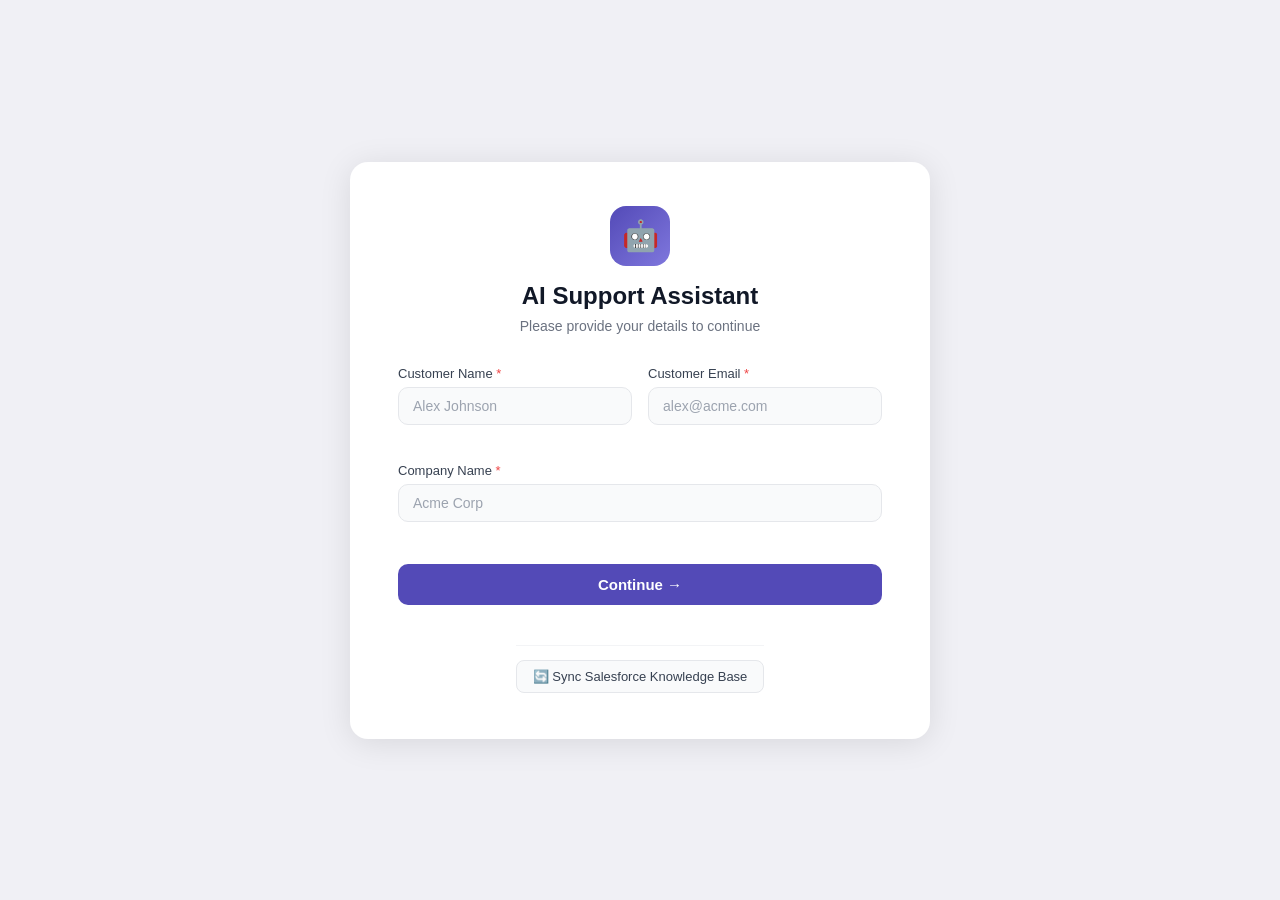
<file: index.html>
<!DOCTYPE html>
<html lang="en">
<head>
  <meta charset="UTF-8" />
  <meta name="viewport" content="width=device-width, initial-scale=1.0"/>
  <title>AI Support Assistant</title>
  <link rel="stylesheet" href="/style.css" />
</head>
<body class="ob-body">

  <div class="ob-page">
    <div class="ob-card">
      <div class="ob-logo">🤖</div>
      <h1 class="ob-title">AI Support Assistant</h1>
      <p class="ob-sub">Please provide your details to continue</p>

      <form id="onboardForm" novalidate>
        <div class="form-row">
          <div class="form-group">
            <label for="name">Customer Name <span class="req">*</span></label>
            <input type="text" id="name" placeholder="Alex Johnson" autocomplete="off" />
            <span class="err-msg" id="nameErr"></span>
          </div>
          <div class="form-group">
            <label for="email">Customer Email <span class="req">*</span></label>
            <input type="email" id="email" placeholder="alex@acme.com" autocomplete="off" />
            <span class="err-msg" id="emailErr"></span>
          </div>
        </div>

        <div class="form-group full">
          <label for="company">Company Name <span class="req">*</span></label>
          <input type="text" id="company" placeholder="Acme Corp" autocomplete="off" />
          <span class="err-msg" id="companyErr"></span>
        </div>

        <button type="submit" class="btn-continue" id="submitBtn">Continue →</button>
        <div class="err-msg" id="formErr" style="text-align:center;margin-top:8px;"></div>
      </form>

      <div style="margin-top:16px;border-top:1px solid #f3f4f6;padding-top:14px;text-align:center;">
        <button type="button" class="btn-sync" id="syncBtn">🔄 Sync Salesforce Knowledge Base</button>
        <div id="syncMsg" style="font-size:12px;margin-top:6px;color:#6b7280;"></div>
      </div>
    </div>
  </div>

  <style>
    .btn-sync {
      background: #f9fafb; border: 1px solid #e5e7eb; border-radius: 8px;
      color: #374151; font-size: 13px; font-weight: 500; padding: 8px 16px;
      cursor: pointer; transition: background .15s;
    }
    .btn-sync:hover { background: #f3f4f6; }
    .btn-sync:disabled { opacity: .6; cursor: not-allowed; }
  </style>

  <script>
    const form    = document.getElementById('onboardForm');
    const syncBtn = document.getElementById('syncBtn');
    const syncMsg = document.getElementById('syncMsg');

    form.addEventListener('submit', async function(e) {
      e.preventDefault();
      const name    = document.getElementById('name').value.trim();
      const email   = document.getElementById('email').value.trim();
      const company = document.getElementById('company').value.trim();
      let valid = true;

      document.getElementById('nameErr').textContent    = '';
      document.getElementById('emailErr').textContent   = '';
      document.getElementById('companyErr').textContent = '';
      document.getElementById('formErr').textContent    = '';

      if (!name) { document.getElementById('nameErr').textContent = 'Please enter your name.'; valid = false; }
      if (!email || !email.includes('@')) { document.getElementById('emailErr').textContent = 'Please enter a valid corporate email.'; valid = false; }
      if (!company) { document.getElementById('companyErr').textContent = 'Please enter your company name.'; valid = false; }
      if (!valid) return;

      const btn = document.getElementById('submitBtn');
      btn.disabled = true; btn.textContent = 'Starting…';

      try {
        const res = await fetch('/api/session', {
          method: 'POST',
          headers: { 'Content-Type': 'application/json' },
          body: JSON.stringify({ name, email, company }),
        });
        const data = await res.json();
        if (data.error) throw new Error(data.error);
        // Pass welcome message via sessionStorage so chat.js can display it
        sessionStorage.setItem('userName',    name);
        sessionStorage.setItem('userEmail',   email);
        sessionStorage.setItem('companyName', company);
        sessionStorage.setItem('welcomeMsg',  data.welcome || '');
        window.location.href = '/chat';
      } catch (err) {
        document.getElementById('formErr').textContent = 'Error: ' + err.message;
        btn.disabled = false; btn.textContent = 'Continue →';
      }
    });

    syncBtn.addEventListener('click', async () => {
      syncBtn.disabled = true; syncBtn.textContent = '⏳ Syncing…';
      syncMsg.textContent = '';
      try {
        const res  = await fetch('/api/sync', { method: 'POST' });
        const data = await res.json();
        syncMsg.textContent = (data.ok ? '✅ ' : '❌ ') + data.message;
        syncMsg.style.color = data.ok ? '#16a34a' : '#dc2626';
      } catch (err) {
        syncMsg.textContent = '❌ ' + err.message;
        syncMsg.style.color = '#dc2626';
      } finally {
        syncBtn.disabled = false; syncBtn.textContent = '🔄 Sync Salesforce Knowledge Base';
      }
    });
  </script>
</body>
</html>
</file>
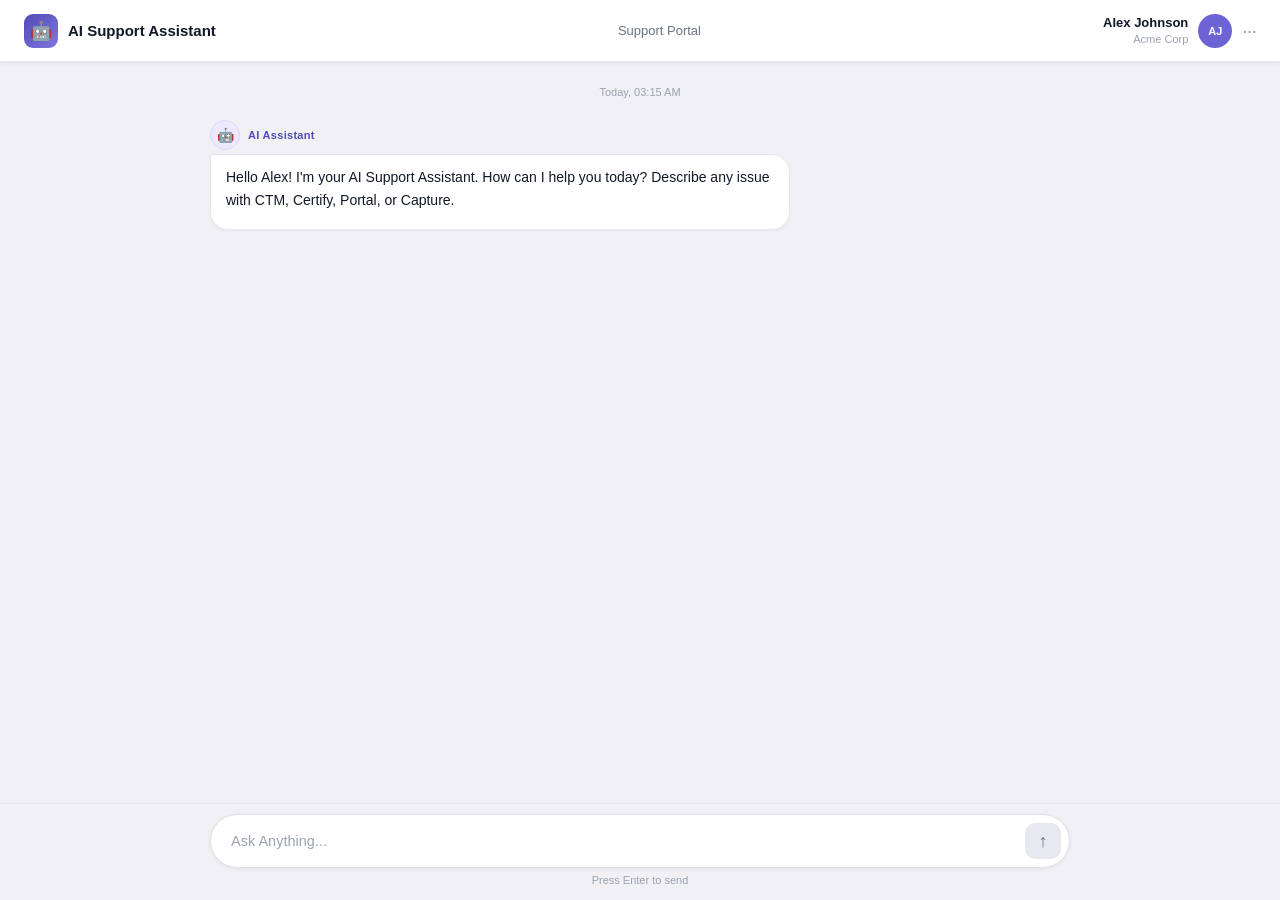
<file: abc.html>
<!DOCTYPE html>
<html lang="en">
<head>
  <meta charset="UTF-8"/>
  <meta name="viewport" content="width=device-width, initial-scale=1.0"/>
  <title>AI Support Assistant – Chat</title>
  <link rel="stylesheet" href="/style.css"/>
  <style>
    /* ═══════════════════════════════════════════
       OVERLAY BACKDROP
    ═══════════════════════════════════════════ */
    .overlay {
      position: fixed; inset: 0;
      background: rgba(0,0,0,.5);
      z-index: 99999;
      display: flex; align-items: center; justify-content: center;
      padding: 16px;
    }
    @keyframes popIn {
      from { transform: scale(.94); opacity: 0; }
      to   { transform: scale(1);   opacity: 1; }
    }

    /* ═══════════════════════════════════════════
       SMALL POPUP (resolved / resolution check)
    ═══════════════════════════════════════════ */
    .small-popup {
      background: #fff;
      border-radius: 18px;
      width: 100%; max-width: 420px;
      padding: 40px 36px 32px;
      text-align: center;
      box-shadow: 0 24px 80px rgba(0,0,0,.25);
      animation: popIn .22s ease;
    }
    .small-popup-icon  { font-size: 52px; margin-bottom: 14px; }
    .small-popup-title { font-size: 19px; font-weight: 800; color: #111827; margin-bottom: 10px; }
    .small-popup-body  { font-size: 13.5px; color: #6b7280; line-height: 1.65; margin-bottom: 26px; }
    .small-popup-btns  { display: flex; flex-direction: column; gap: 10px; }

    /* ═══════════════════════════════════════════
       ESCALATION PAGE POPUP  (matches screenshot)
    ═══════════════════════════════════════════ */
    .esc-popup {
      background: #f0f0f5;
      border-radius: 18px;
      width: 100%; max-width: 800px;
      max-height: 92vh;
      overflow-y: auto;
      box-shadow: 0 24px 80px rgba(0,0,0,.28);
      animation: popIn .22s ease;
    }
    .esc-popup::-webkit-scrollbar { width: 4px; }
    .esc-popup::-webkit-scrollbar-thumb { background: #d1d5db; border-radius: 4px; }

    /* header white card */
    .esc-top-card {
      background: #fff;
      border-radius: 14px;
      margin: 20px 20px 0;
      padding: 30px 28px 26px;
      text-align: center;
      box-shadow: 0 2px 8px rgba(0,0,0,.06);
    }
    .esc-top-icon  { font-size: 30px; margin-bottom: 10px; color: #e53935; }
    .esc-top-title { font-size: 20px; font-weight: 800; color: #111827; margin-bottom: 8px; }
    .esc-top-sub   { font-size: 13px; color: #6b7280; line-height: 1.65; }

    /* back button row */
    .esc-back-row { padding: 14px 20px 8px; }
    .esc-back-btn {
      background: #fff; border: 1px solid #e5e7eb; border-radius: 8px;
      padding: 7px 18px; font-size: 13px; color: #374151;
      cursor: pointer; font-weight: 500; transition: background .15s;
    }
    .esc-back-btn:hover { background: #f3f4f6; }

    /* form card */
    .esc-form-card {
      background: #fff;
      border: 1px solid #e5e7eb;
      border-radius: 14px;
      margin: 0 20px 20px;
      padding: 26px 28px 20px;
      box-shadow: 0 1px 4px rgba(0,0,0,.04);
    }
    .esc-grid {
      display: grid; grid-template-columns: 1fr 1fr;
      gap: 18px; margin-bottom: 18px;
    }
    .esc-field { display: flex; flex-direction: column; gap: 6px; }
    .esc-field label { font-size: 13px; font-weight: 500; color: #374151; }
    .esc-field .opt  { font-size: 12px; font-weight: 400; color: #9ca3af; }
    .esc-field input,
    .esc-field textarea,
    .esc-field select {
      padding: 10px 14px;
      border: 1.5px solid #e5e7eb;
      border-radius: 10px;
      font-size: 13.5px; color: #111827;
      background: #f9fafb;
      outline: none; font-family: inherit;
      transition: border-color .2s, box-shadow .2s;
      width: 100%;
    }
    .esc-field input:focus,
    .esc-field textarea:focus,
    .esc-field select:focus {
      border-color: #534AB7;
      box-shadow: 0 0 0 3px rgba(83,74,183,.12);
      background: #fff;
    }
    .esc-field textarea { resize: vertical; min-height: 96px; }
    .esc-full { margin-bottom: 18px; }

    /* raise ticket button */
    .esc-raise-btn {
      width: 100%; padding: 14px;
      background: #e53935; color: #fff;
      border: none; border-radius: 10px;
      font-size: 15px; font-weight: 700;
      cursor: pointer; margin-top: 6px;
      transition: background .15s; letter-spacing: .2px;
    }
    .esc-raise-btn:hover:not(:disabled) { background: #c62828; }
    .esc-raise-btn:disabled { opacity: .65; cursor: not-allowed; }

    /* ═══════════════════════════════════════════
       TICKET RESULT POPUP
    ═══════════════════════════════════════════ */
    .ticket-popup {
      background: #fff;
      border-radius: 18px;
      width: 100%; max-width: 480px;
      padding: 34px 36px 28px;
      box-shadow: 0 24px 80px rgba(0,0,0,.28);
      animation: popIn .22s ease;
    }
    .ticket-sf-label {
      font-size: 10px; font-weight: 700; color: #534AB7;
      letter-spacing: .6px; text-transform: uppercase; margin-bottom: 4px;
    }
    .ticket-case-num { font-size: 28px; font-weight: 900; color: #111827; margin-bottom: 16px; }
    .ticket-row {
      display: flex; justify-content: space-between; align-items: center;
      padding: 9px 0; border-bottom: 1px solid #f3f4f6; font-size: 13px;
    }
    .ticket-row:last-of-type { border-bottom: none; }
    .ticket-lbl { color: #6b7280; }
    .ticket-val { color: #111827; font-weight: 600; word-break: break-all; text-align:right; max-width:60%; }

    /* shared buttons */
    .btn-purple {
      padding: 11px 22px; background: #534AB7; color: #fff;
      border: none; border-radius: 10px; font-size: 14px; font-weight: 600;
      cursor: pointer; transition: background .15s; flex: 1;
    }
    .btn-purple:hover { background: #4338ca; }
    .btn-gray {
      padding: 11px 22px; background: #f3f4f6; color: #374151;
      border: 1px solid #e5e7eb; border-radius: 10px; font-size: 14px; font-weight: 600;
      cursor: pointer; transition: background .15s; flex: 1;
    }
    .btn-gray:hover { background: #e5e7eb; }
    .btn-red {
      padding: 11px 22px; background: #e53935; color: #fff;
      border: none; border-radius: 10px; font-size: 14px; font-weight: 600;
      cursor: pointer; transition: background .15s; width: 100%;
    }
    .btn-red:hover { background: #c62828; }

    @media (max-width:580px) {
      .esc-grid { grid-template-columns: 1fr; }
      .esc-form-card { padding: 18px 16px; }
      .esc-top-card  { padding: 22px 16px; margin: 14px 14px 0; }
      .esc-form-card { margin: 0 14px 14px; }
    }
  </style>
</head>
<body class="chat-body">

  <!-- NAVBAR -->
  <nav class="navbar">
    <div class="nb-left">
      <div class="nb-logo">🤖</div>
      <span class="nb-appname">AI Support Assistant</span>
    </div>
    <div class="nb-center">Support Portal</div>
    <div class="nb-right">
      <div class="nb-userinfo">
        <div class="nb-username" id="navName">Alex Johnson</div>
        <div class="nb-company"  id="navCompany">Acme Corp</div>
      </div>
      <div class="nb-avatar" id="navAvatar">AJ</div>
      <div class="nb-dots">···</div>
    </div>
  </nav>

  <!-- CHAT SCROLL -->
  <div class="chat-scroll" id="chatScroll">
    <div class="chat-inner" id="chatInner">
      <div class="date-stamp" id="dateStamp"></div>
    </div>
  </div>

  <!-- UPLOAD ZONE -->
  <div class="upload-zone" id="uploadZone" style="display:none">
    <div class="uc-card">
      <div class="uc-icon">⬆️</div>
      <div class="uc-text">
        <div class="uc-title">Upload screenshot or error log</div>
        <div class="uc-sub">PNG, JPG, PDF, TXT — drag &amp; drop or browse</div>
      </div>
      <label class="uc-browse-btn" for="fileInput"><span>🗂</span> Browse</label>
      <input type="file" id="fileInput" accept=".png,.jpg,.jpeg,.pdf,.txt,.log" style="display:none"/>
    </div>
    <div id="filePreview" class="file-preview"></div>
    <div id="analyzeRow" class="analyze-row" style="display:none">
      <button class="btn-analyze" id="analyzeBtn">🔍 Analyze File</button>
    </div>
  </div>

  <!-- FEEDBACK BAR -->
  <div class="feedback-bar" id="feedbackBar" style="display:none">
    <div class="fb-card">
      <span class="fb-text">Did this resolve your issue?</span>
      <button class="btn-fb" id="btnResolved">✅ Resolved</button>
      <button class="btn-fb" id="btnNotResolved">❌ Not Resolved</button>
    </div>
  </div>

  <!-- INPUT BAR -->
  <div class="inputbar" id="inputBar">
    <div class="inputbar-inner">
      <div class="composer">
        <input type="text" id="msgInput" class="msg-input" placeholder="Ask Anything..." autocomplete="off"/>
        <button class="send-btn" id="sendBtn">↑</button>
      </div>
      <div class="inputbar-hint">
        Press Enter to send
        <button class="btn-toggle-upload" id="toggleUploadBtn" style="display:none">Hide upload panel</button>
      </div>
    </div>
  </div>


  <!-- ══════════════════════════════════════════════════════
       POPUP 1 — Resolution check (AI triggered or feedback)
  ══════════════════════════════════════════════════════ -->
  <div class="overlay" id="resOverlay" style="display:none">
    <div class="small-popup">
      <div class="small-popup-icon"  id="resIcon">🔍</div>
      <div class="small-popup-title" id="resTitle">Did this resolve your issue?</div>
      <div class="small-popup-body"  id="resBody">Confirm below — or keep chatting if you still need help.</div>
      <div class="small-popup-btns" id="resBtns"></div>
    </div>
  </div>


  <!-- ══════════════════════════════════════════════════════
       POPUP 2 — Escalation form  (matches your screenshot)
  ══════════════════════════════════════════════════════ -->
  <div class="overlay" id="escOverlay" style="display:none">
    <div class="esc-popup">

      <!-- top card -->
      <div class="esc-top-card">
        <div class="esc-top-icon">▲</div>
        <div class="esc-top-title">Forwarding to L2 Support</div>
        <div class="esc-top-sub">
          A Salesforce case will be raised and the L2 team notified.<br>
          Add your contact details to receive email updates.
        </div>
      </div>

      <!-- back button -->
      <div class="esc-back-row">
        <button class="esc-back-btn" id="escBackBtn">← Back to Chat</button>
      </div>

      <!-- form -->
      <div class="esc-form-card">

        <div class="esc-grid">
          <div class="esc-field">
            <label>Your Name <span class="opt">(optional)</span></label>
            <input id="escName" type="text" placeholder="e.g. Aravind R"/>
          </div>
          <div class="esc-field">
            <label>Your Email <span class="opt">(optional)</span></label>
            <input id="escEmail" type="email" placeholder="you@qualesce.com"/>
          </div>
        </div>

        <div class="esc-field esc-full">
          <label>Additional details <span class="opt">(optional)</span></label>
          <textarea id="escExtra" placeholder="Error code, business impact, steps already tried…"></textarea>
        </div>

        <div class="esc-field esc-full">
          <label>Priority</label>
          <select id="escPriority">
            <option value="High">High</option>
            <option value="Critical">Critical</option>
            <option value="Medium">Medium</option>
            <option value="Low">Low</option>
          </select>
        </div>

        <button class="esc-raise-btn" id="escSubmitBtn">
          🚀 &nbsp;Raise Ticket &amp; Notify IT Admin
        </button>
        <div id="escErrMsg" style="margin-top:10px;font-size:12px;color:#ef4444;text-align:center;min-height:18px;"></div>

      </div>
    </div>
  </div>


  <!-- ══════════════════════════════════════════════════════
       POPUP 3 — Ticket raised result
  ══════════════════════════════════════════════════════ -->
  <div class="overlay" id="ticketOverlay" style="display:none">
    <div class="ticket-popup">
      <div id="ticketContent"></div>
      <div style="display:flex;gap:12px;margin-top:20px;">
        <button class="btn-gray"   id="ticketBackChat">💬 Back to Chat</button>
        <button class="btn-purple" id="ticketNewChat">🆕 New Chat</button>
      </div>
    </div>
  </div>


  <!-- ══════════════════════════════════════════════════════
       POPUP 4 — Issue resolved confirmation
  ══════════════════════════════════════════════════════ -->
  <div class="overlay" id="resolvedOverlay" style="display:none">
    <div class="small-popup">
      <div class="small-popup-icon">🎉</div>
      <div class="small-popup-title">Issue Resolved!</div>
      <div class="small-popup-body">Glad we could help. Your issue has been marked as resolved. Have a great day!</div>
      <div class="small-popup-btns">
        <button class="btn-purple" id="resolvedCloseBtn">Close</button>
      </div>
    </div>
  </div>


  <script src="/chat.js"></script>
</body>
</html>
</file>
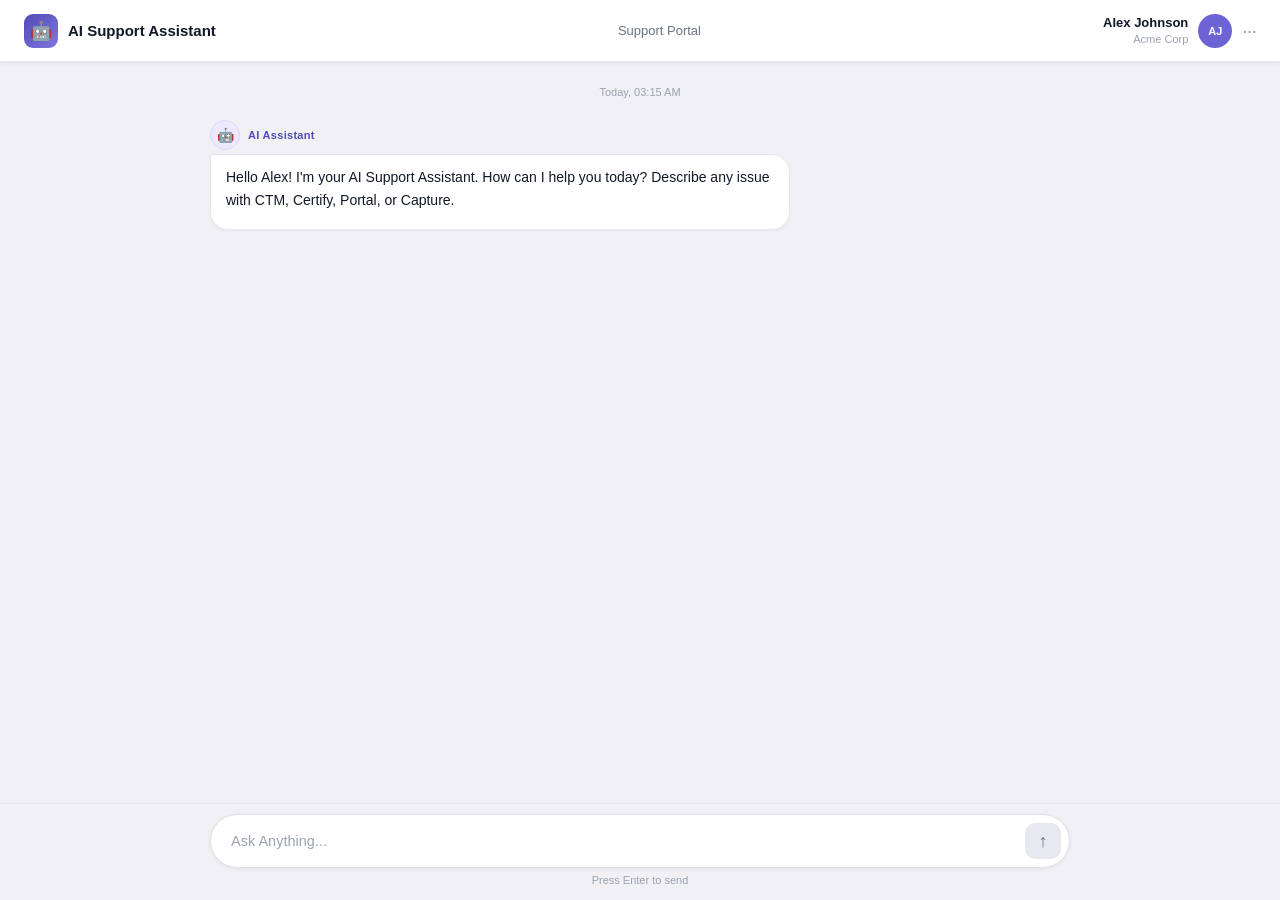
<file: chat.html>
<!DOCTYPE html>
<html lang="en">
<head>
  <meta charset="UTF-8"/>
  <meta name="viewport" content="width=device-width, initial-scale=1.0"/>
  <title>AI Support Assistant – Chat</title>
  <link rel="stylesheet" href="/style.css"/>
  <style>
    /* ── ESCALATION POPUP ─────────────────────────────────── */
    .esc-overlay {
      position: fixed; inset: 0;
      background: rgba(0,0,0,.45);
      z-index: 99999;
      display: flex; align-items: center; justify-content: center;
      padding: 20px;
    }
    .esc-popup {
      background: #f4f5f7;
      border-radius: 16px;
      width: 100%; max-width: 780px;
      max-height: 90vh;
      overflow-y: auto;
      box-shadow: 0 24px 80px rgba(0,0,0,.28);
      animation: popIn .22s ease;
    }
    @keyframes popIn {
      from { transform: scale(.95); opacity: 0; }
      to   { transform: scale(1);   opacity: 1; }
    }

    /* header card */
    .esc-header-card {
      background: #fff;
      border-radius: 14px;
      margin: 18px 18px 0;
      padding: 28px 32px 24px;
      text-align: center;
      box-shadow: 0 2px 10px rgba(0,0,0,.06);
    }
    .esc-header-icon { font-size: 32px; margin-bottom: 10px; }
    .esc-header-title {
      font-size: 20px; font-weight: 800; color: #111827; margin-bottom: 8px;
    }
    .esc-header-sub {
      font-size: 13px; color: #6b7280; line-height: 1.6;
    }

    /* back button row */
    .esc-back-row {
      padding: 14px 18px 6px;
    }
    .esc-back-btn {
      background: #fff; border: 1px solid #e5e7eb; border-radius: 8px;
      padding: 7px 16px; font-size: 13px; color: #374151; cursor: pointer;
      font-weight: 500; transition: background .15s;
    }
    .esc-back-btn:hover { background: #f3f4f6; }

    /* form card */
    .esc-form-card {
      background: #fff;
      border: 1px solid #e5e7eb;
      border-radius: 14px;
      margin: 0 18px 18px;
      padding: 24px 28px;
      box-shadow: 0 1px 4px rgba(0,0,0,.04);
    }
    .esc-row {
      display: grid; grid-template-columns: 1fr 1fr; gap: 18px; margin-bottom: 18px;
    }
    .esc-field { display: flex; flex-direction: column; gap: 6px; }
    .esc-field label {
      font-size: 13px; font-weight: 500; color: #374151;
    }
    .esc-field input,
    .esc-field textarea,
    .esc-field select {
      padding: 10px 14px;
      border: 1.5px solid #e5e7eb;
      border-radius: 10px;
      font-size: 13.5px;
      color: #111827;
      background: #f9fafb;
      outline: none;
      font-family: inherit;
      transition: border-color .2s, box-shadow .2s;
      width: 100%;
    }
    .esc-field input:focus,
    .esc-field textarea:focus,
    .esc-field select:focus {
      border-color: #534AB7;
      box-shadow: 0 0 0 3px rgba(83,74,183,.12);
      background: #fff;
    }
    .esc-field textarea { resize: vertical; min-height: 90px; }
    .esc-field select { background: #f9fafb; }

    /* submit button */
    .esc-submit-btn {
      width: 100%;
      padding: 14px;
      background: #e53935;
      color: #fff;
      border: none;
      border-radius: 10px;
      font-size: 15px;
      font-weight: 700;
      cursor: pointer;
      transition: background .15s;
      margin-top: 4px;
      letter-spacing: .2px;
    }
    .esc-submit-btn:hover:not(:disabled) { background: #c62828; }
    .esc-submit-btn:disabled { opacity: .7; cursor: not-allowed; }

    /* ── TICKET RESULT POPUP ─────────────────────────────── */
    .ticket-popup {
      background: #fff;
      border-radius: 16px;
      width: 100%; max-width: 480px;
      padding: 32px 36px;
      box-shadow: 0 24px 80px rgba(0,0,0,.28);
      animation: popIn .22s ease;
      text-align: center;
    }
    .ticket-popup-id {
      font-size: 10px; font-weight: 700; color: #534AB7;
      letter-spacing: .6px; text-transform: uppercase; margin-bottom: 4px;
    }
    .ticket-popup-num {
      font-size: 28px; font-weight: 900; color: #111827; margin-bottom: 16px;
    }
    .ticket-popup-row {
      display: flex; justify-content: space-between; align-items: center;
      padding: 8px 0; border-bottom: 1px solid #f3f4f6;
      font-size: 13px;
    }
    .ticket-popup-row:last-of-type { border-bottom: none; }
    .ticket-popup-lbl { color: #6b7280; }
    .ticket-popup-val { color: #111827; font-weight: 600; }
    .ticket-popup-btns {
      display: flex; gap: 12px; margin-top: 20px; justify-content: center;
    }

    /* ── RESOLUTION POPUP ────────────────────────────────── */
    .res-popup {
      background: #fff;
      border-radius: 16px;
      width: 100%; max-width: 420px;
      padding: 36px 40px;
      text-align: center;
      box-shadow: 0 24px 80px rgba(0,0,0,.28);
      animation: popIn .22s ease;
    }
    .res-popup-icon  { font-size: 52px; margin-bottom: 14px; }
    .res-popup-title { font-size: 19px; font-weight: 800; color: #111827; margin-bottom: 8px; }
    .res-popup-body  { font-size: 13.5px; color: #6b7280; line-height: 1.65; margin-bottom: 24px; }
    .res-popup-btns  { display: flex; flex-direction: column; gap: 10px; }

    /* shared overlay buttons */
    .btn-primary {
      padding: 11px 24px; background: #534AB7; color: #fff;
      border: none; border-radius: 10px; font-size: 14px; font-weight: 600;
      cursor: pointer; transition: background .15s; width: 100%;
    }
    .btn-primary:hover { background: #4338ca; }
    .btn-secondary {
      padding: 11px 24px; background: #f3f4f6; color: #374151;
      border: 1px solid #e5e7eb; border-radius: 10px; font-size: 14px; font-weight: 600;
      cursor: pointer; transition: background .15s; width: 100%;
    }
    .btn-secondary:hover { background: #e5e7eb; }
    .btn-danger {
      padding: 11px 24px; background: #e53935; color: #fff;
      border: none; border-radius: 10px; font-size: 14px; font-weight: 600;
      cursor: pointer; transition: background .15s; width: 100%;
    }
    .btn-danger:hover { background: #c62828; }

    @media (max-width: 600px) {
      .esc-row { grid-template-columns: 1fr; }
      .esc-form-card { padding: 18px 16px; }
      .esc-header-card { padding: 20px 16px; }
    }
  </style>
</head>
<body class="chat-body">

  <!-- NAVBAR -->
  <nav class="navbar">
    <div class="nb-left">
      <div class="nb-logo">🤖</div>
      <span class="nb-appname">AI Support Assistant</span>
    </div>
    <div class="nb-center">Support Portal</div>
    <div class="nb-right">
      <div class="nb-userinfo">
        <div class="nb-username" id="navName">Alex Johnson</div>
        <div class="nb-company"  id="navCompany">Acme Corp</div>
      </div>
      <div class="nb-avatar" id="navAvatar">AJ</div>
      <div class="nb-dots">···</div>
    </div>
  </nav>

  <!-- CHAT SCROLL AREA -->
  <div class="chat-scroll" id="chatScroll">
    <div class="chat-inner" id="chatInner">
      <div class="date-stamp" id="dateStamp"></div>
    </div>
  </div>

  <!-- UPLOAD ZONE -->
  <div class="upload-zone" id="uploadZone" style="display:none">
    <div class="uc-card">
      <div class="uc-icon">⬆️</div>
      <div class="uc-text">
        <div class="uc-title">Upload screenshot or error log</div>
        <div class="uc-sub">Drag &amp; drop, or click to browse — PNG, JPG, PDF, TXT</div>
      </div>
      <label class="uc-browse-btn" for="fileInput"><span>🗂</span> Browse</label>
      <input type="file" id="fileInput" accept=".png,.jpg,.jpeg,.pdf,.txt,.log" style="display:none"/>
    </div>
    <div id="filePreview" class="file-preview"></div>
    <div id="analyzeRow" class="analyze-row" style="display:none">
      <button class="btn-analyze" id="analyzeBtn">🔍 Analyze File</button>
    </div>
  </div>

  <!-- FEEDBACK BAR -->
  <div class="feedback-bar" id="feedbackBar" style="display:none">
    <div class="fb-card">
      <span class="fb-text">Did this resolve your issue?</span>
      <button class="btn-fb" id="btnResolved">✅ Resolved</button>
      <button class="btn-fb" id="btnNotResolved">❌ Not Resolved</button>
    </div>
  </div>

  <!-- INPUT BAR -->
  <div class="inputbar" id="inputBar">
    <div class="inputbar-inner">
      <div class="composer" id="composerBox">
        <input type="text" id="msgInput" class="msg-input" placeholder="Ask Anything..." autocomplete="off"/>
        <button class="send-btn" id="sendBtn">↑</button>
      </div>
      <div class="inputbar-hint" id="hintRow">
        Press Enter to send
        <button class="btn-toggle-upload" id="toggleUploadBtn" style="display:none">Hide upload panel</button>
      </div>
    </div>
  </div>

  <!-- ════════════════════════════════════════════════════════
       RESOLUTION POPUP — "Did this resolve your issue?"
  ════════════════════════════════════════════════════════ -->
  <div class="esc-overlay" id="resOverlay" style="display:none">
    <div class="res-popup">
      <div class="res-popup-icon"  id="resIcon">🔍</div>
      <div class="res-popup-title" id="resTitle">Can we close this at L1?</div>
      <div class="res-popup-body"  id="resBody">
        It looks like your issue may be sorted. Confirm below — or keep chatting if you still need help.
      </div>
      <div class="res-popup-btns" id="resBtns"></div>
    </div>
  </div>

  <!-- ════════════════════════════════════════════════════════
       ESCALATION POPUP — matches the screenshot exactly
  ════════════════════════════════════════════════════════ -->
  <div class="esc-overlay" id="escOverlay" style="display:none">
    <div class="esc-popup">

      <!-- top white card: icon + title + subtitle -->
      <div class="esc-header-card">
        <div class="esc-header-icon">🔺</div>
        <div class="esc-header-title">Forwarding to L2 Support</div>
        <div class="esc-header-sub">
          A Salesforce case will be raised and the L2 team notified.<br>
          Add your contact details to receive email updates.
        </div>
      </div>

      <!-- back button -->
      <div class="esc-back-row">
        <button class="esc-back-btn" id="escBackBtn">← Back to Chat</button>
      </div>

      <!-- form card -->
      <div class="esc-form-card">
        <div class="esc-row">
          <div class="esc-field">
            <label for="escName">Your Name <span style="color:#9ca3af;font-weight:400;">(optional)</span></label>
            <input id="escName" type="text" placeholder="e.g. Aravind R"/>
          </div>
          <div class="esc-field">
            <label for="escEmail">Your Email <span style="color:#9ca3af;font-weight:400;">(optional)</span></label>
            <input id="escEmail" type="email" placeholder="you@qualesce.com"/>
          </div>
        </div>

        <div class="esc-field" style="margin-bottom:18px;">
          <label for="escExtra">Additional details <span style="color:#9ca3af;font-weight:400;">(optional)</span></label>
          <textarea id="escExtra" placeholder="Error code, business impact, steps already tried…"></textarea>
        </div>

        <div class="esc-field" style="margin-bottom:20px;">
          <label for="escPriority">Priority</label>
          <select id="escPriority">
            <option value="High">High</option>
            <option value="Critical">Critical</option>
            <option value="Medium">Medium</option>
            <option value="Low">Low</option>
          </select>
        </div>

        <button class="esc-submit-btn" id="escSubmitBtn">
          🚀 Raise Ticket &amp; Notify IT Admin
        </button>
        <div id="escErrMsg" style="margin-top:10px;font-size:12px;color:#ef4444;text-align:center;"></div>
      </div>

    </div>
  </div>

  <!-- ════════════════════════════════════════════════════════
       TICKET RESULT POPUP — shown after ticket is raised
  ════════════════════════════════════════════════════════ -->
  <div class="esc-overlay" id="ticketOverlay" style="display:none">
    <div class="ticket-popup">
      <div id="ticketContent"></div>
      <div class="ticket-popup-btns">
        <button class="btn-primary"   id="ticketNewChat">🆕 New Chat</button>
        <button class="btn-secondary" id="ticketBackChat">💬 Back to Chat</button>
      </div>
    </div>
  </div>

  <!-- ════════════════════════════════════════════════════════
       RESOLVED MODAL
  ════════════════════════════════════════════════════════ -->
  <div class="esc-overlay" id="resolvedOverlay" style="display:none">
    <div class="res-popup">
      <div class="res-popup-icon">🎉</div>
      <div class="res-popup-title">Issue Resolved!</div>
      <div class="res-popup-body">Glad we could help. Your issue has been marked as resolved. Have a great day!</div>
      <div class="res-popup-btns">
        <button class="btn-primary" id="resolvedCloseBtn">Close</button>
      </div>
    </div>
  </div>

  <script src="/chat.js"></script>
</body>
</html>
</file>
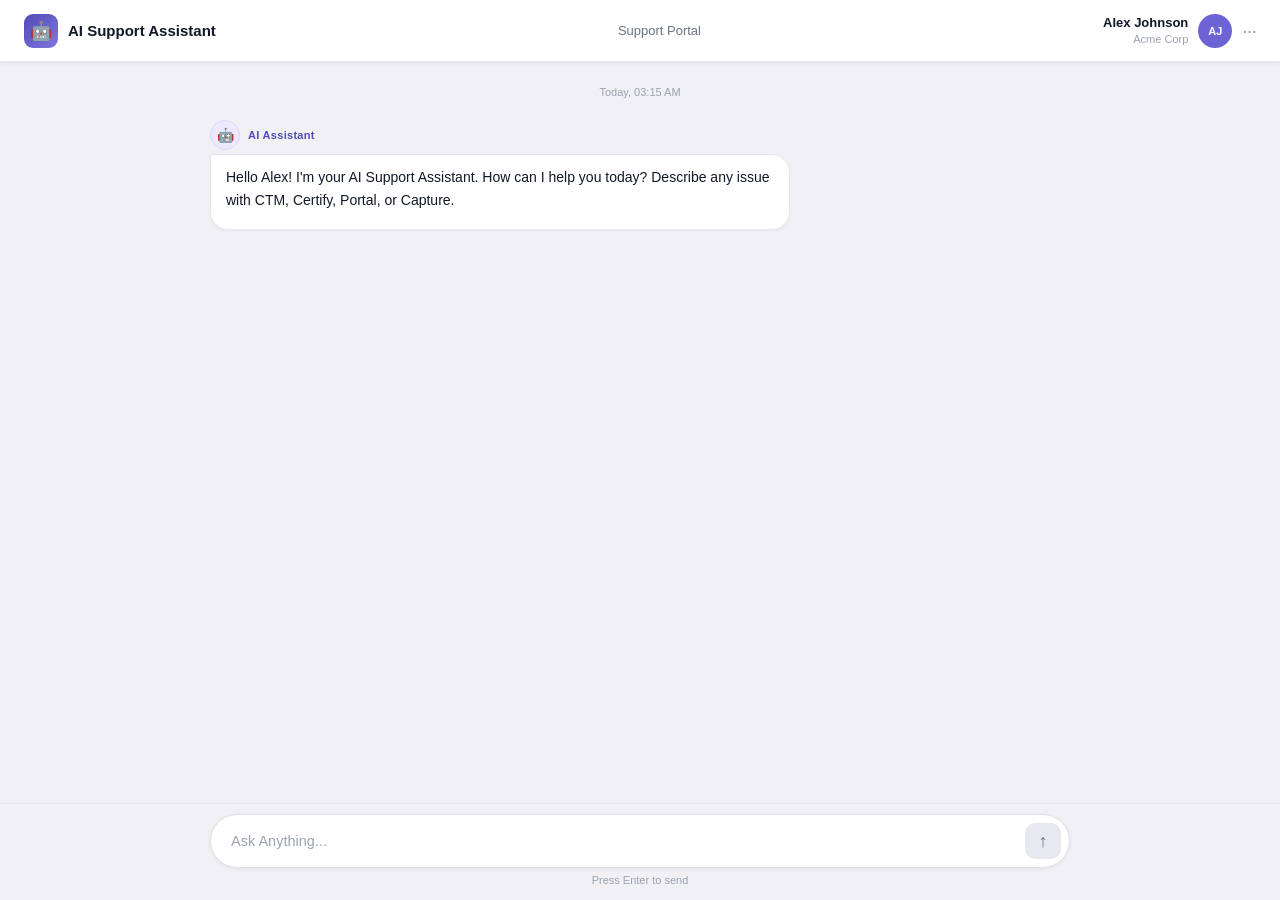
<file: static/chat.html>
<!DOCTYPE html>
<html lang="en">
<head>
  <meta charset="UTF-8"/>
  <meta name="viewport" content="width=device-width, initial-scale=1.0"/>
  <title>AI Support Assistant – Chat</title>
  <link rel="stylesheet" href="/style.css"/>
  <style>
    /* ── ESCALATION POPUP ─────────────────────────────────── */
    .esc-overlay {
      position: fixed; inset: 0;
      background: rgba(0,0,0,.45);
      z-index: 99999;
      display: flex; align-items: center; justify-content: center;
      padding: 20px;
    }
    .esc-popup {
      background: #f4f5f7;
      border-radius: 16px;
      width: 100%; max-width: 780px;
      max-height: 90vh;
      overflow-y: auto;
      box-shadow: 0 24px 80px rgba(0,0,0,.28);
      animation: popIn .22s ease;
    }
    @keyframes popIn {
      from { transform: scale(.95); opacity: 0; }
      to   { transform: scale(1);   opacity: 1; }
    }

    /* header card */
    .esc-header-card {
      background: #fff;
      border-radius: 14px;
      margin: 18px 18px 0;
      padding: 28px 32px 24px;
      text-align: center;
      box-shadow: 0 2px 10px rgba(0,0,0,.06);
    }
    .esc-header-icon { font-size: 32px; margin-bottom: 10px; }
    .esc-header-title {
      font-size: 20px; font-weight: 800; color: #111827; margin-bottom: 8px;
    }
    .esc-header-sub {
      font-size: 13px; color: #6b7280; line-height: 1.6;
    }

    /* back button row */
    .esc-back-row {
      padding: 14px 18px 6px;
    }
    .esc-back-btn {
      background: #fff; border: 1px solid #e5e7eb; border-radius: 8px;
      padding: 7px 16px; font-size: 13px; color: #374151; cursor: pointer;
      font-weight: 500; transition: background .15s;
    }
    .esc-back-btn:hover { background: #f3f4f6; }

    /* form card */
    .esc-form-card {
      background: #fff;
      border: 1px solid #e5e7eb;
      border-radius: 14px;
      margin: 0 18px 18px;
      padding: 24px 28px;
      box-shadow: 0 1px 4px rgba(0,0,0,.04);
    }
    .esc-row {
      display: grid; grid-template-columns: 1fr 1fr; gap: 18px; margin-bottom: 18px;
    }
    .esc-field { display: flex; flex-direction: column; gap: 6px; }
    .esc-field label {
      font-size: 13px; font-weight: 500; color: #374151;
    }
    .esc-field input,
    .esc-field textarea,
    .esc-field select {
      padding: 10px 14px;
      border: 1.5px solid #e5e7eb;
      border-radius: 10px;
      font-size: 13.5px;
      color: #111827;
      background: #f9fafb;
      outline: none;
      font-family: inherit;
      transition: border-color .2s, box-shadow .2s;
      width: 100%;
    }
    .esc-field input:focus,
    .esc-field textarea:focus,
    .esc-field select:focus {
      border-color: #534AB7;
      box-shadow: 0 0 0 3px rgba(83,74,183,.12);
      background: #fff;
    }
    .esc-field textarea { resize: vertical; min-height: 90px; }
    .esc-field select { background: #f9fafb; }

    /* submit button */
    .esc-submit-btn {
      width: 100%;
      padding: 14px;
      background: #e53935;
      color: #fff;
      border: none;
      border-radius: 10px;
      font-size: 15px;
      font-weight: 700;
      cursor: pointer;
      transition: background .15s;
      margin-top: 4px;
      letter-spacing: .2px;
    }
    .esc-submit-btn:hover:not(:disabled) { background: #c62828; }
    .esc-submit-btn:disabled { opacity: .7; cursor: not-allowed; }

    /* ── TICKET RESULT POPUP ─────────────────────────────── */
    .ticket-popup {
      background: #fff;
      border-radius: 16px;
      width: 100%; max-width: 480px;
      padding: 32px 36px;
      box-shadow: 0 24px 80px rgba(0,0,0,.28);
      animation: popIn .22s ease;
      text-align: center;
    }
    .ticket-popup-id {
      font-size: 10px; font-weight: 700; color: #534AB7;
      letter-spacing: .6px; text-transform: uppercase; margin-bottom: 4px;
    }
    .ticket-popup-num {
      font-size: 28px; font-weight: 900; color: #111827; margin-bottom: 16px;
    }
    .ticket-popup-row {
      display: flex; justify-content: space-between; align-items: center;
      padding: 8px 0; border-bottom: 1px solid #f3f4f6;
      font-size: 13px;
    }
    .ticket-popup-row:last-of-type { border-bottom: none; }
    .ticket-popup-lbl { color: #6b7280; }
    .ticket-popup-val { color: #111827; font-weight: 600; }
    .ticket-popup-btns {
      display: flex; gap: 12px; margin-top: 20px; justify-content: center;
    }

    /* ── RESOLUTION POPUP ────────────────────────────────── */
    .res-popup {
      background: #fff;
      border-radius: 16px;
      width: 100%; max-width: 420px;
      padding: 36px 40px;
      text-align: center;
      box-shadow: 0 24px 80px rgba(0,0,0,.28);
      animation: popIn .22s ease;
    }
    .res-popup-icon  { font-size: 52px; margin-bottom: 14px; }
    .res-popup-title { font-size: 19px; font-weight: 800; color: #111827; margin-bottom: 8px; }
    .res-popup-body  { font-size: 13.5px; color: #6b7280; line-height: 1.65; margin-bottom: 24px; }
    .res-popup-btns  { display: flex; flex-direction: column; gap: 10px; }

    /* shared overlay buttons */
    .btn-primary {
      padding: 11px 24px; background: #534AB7; color: #fff;
      border: none; border-radius: 10px; font-size: 14px; font-weight: 600;
      cursor: pointer; transition: background .15s; width: 100%;
    }
    .btn-primary:hover { background: #4338ca; }
    .btn-secondary {
      padding: 11px 24px; background: #f3f4f6; color: #374151;
      border: 1px solid #e5e7eb; border-radius: 10px; font-size: 14px; font-weight: 600;
      cursor: pointer; transition: background .15s; width: 100%;
    }
    .btn-secondary:hover { background: #e5e7eb; }
    .btn-danger {
      padding: 11px 24px; background: #e53935; color: #fff;
      border: none; border-radius: 10px; font-size: 14px; font-weight: 600;
      cursor: pointer; transition: background .15s; width: 100%;
    }
    .btn-danger:hover { background: #c62828; }

    @media (max-width: 600px) {
      .esc-row { grid-template-columns: 1fr; }
      .esc-form-card { padding: 18px 16px; }
      .esc-header-card { padding: 20px 16px; }
    }
  </style>
</head>
<body class="chat-body">

  <!-- NAVBAR -->
  <nav class="navbar">
    <div class="nb-left">
      <div class="nb-logo">🤖</div>
      <span class="nb-appname">AI Support Assistant</span>
    </div>
    <div class="nb-center">Support Portal</div>
    <div class="nb-right">
      <div class="nb-userinfo">
        <div class="nb-username" id="navName">Alex Johnson</div>
        <div class="nb-company"  id="navCompany">Acme Corp</div>
      </div>
      <div class="nb-avatar" id="navAvatar">AJ</div>
      <div class="nb-dots">···</div>
    </div>
  </nav>

  <!-- CHAT SCROLL AREA -->
  <div class="chat-scroll" id="chatScroll">
    <div class="chat-inner" id="chatInner">
      <div class="date-stamp" id="dateStamp"></div>
    </div>
  </div>

  <!-- UPLOAD ZONE -->
  <div class="upload-zone" id="uploadZone" style="display:none">
    <div class="uc-card">
      <div class="uc-icon">⬆️</div>
      <div class="uc-text">
        <div class="uc-title">Upload screenshot or error log</div>
        <div class="uc-sub">Drag &amp; drop, or click to browse — PNG, JPG, PDF, TXT</div>
      </div>
      <label class="uc-browse-btn" for="fileInput"><span>🗂</span> Browse</label>
      <input type="file" id="fileInput" accept=".png,.jpg,.jpeg,.pdf,.txt,.log" style="display:none"/>
    </div>
    <div id="filePreview" class="file-preview"></div>
    <div id="analyzeRow" class="analyze-row" style="display:none">
      <button class="btn-analyze" id="analyzeBtn">🔍 Analyze File</button>
    </div>
  </div>

  <!-- FEEDBACK BAR -->
  <div class="feedback-bar" id="feedbackBar" style="display:none">
    <div class="fb-card">
      <span class="fb-text">Did this resolve your issue?</span>
      <button class="btn-fb" id="btnResolved">✅ Resolved</button>
      <button class="btn-fb" id="btnNotResolved">❌ Not Resolved</button>
    </div>
  </div>

  <!-- INPUT BAR -->
  <div class="inputbar" id="inputBar">
    <div class="inputbar-inner">
      <div class="composer" id="composerBox">
        <input type="text" id="msgInput" class="msg-input" placeholder="Ask Anything..." autocomplete="off"/>
        <button class="send-btn" id="sendBtn">↑</button>
      </div>
      <div class="inputbar-hint" id="hintRow">
        Press Enter to send
        <button class="btn-toggle-upload" id="toggleUploadBtn" style="display:none">Hide upload panel</button>
      </div>
    </div>
  </div>

  <!-- ════════════════════════════════════════════════════════
       RESOLUTION POPUP — "Did this resolve your issue?"
  ════════════════════════════════════════════════════════ -->
  <div class="esc-overlay" id="resOverlay" style="display:none">
    <div class="res-popup">
      <div class="res-popup-icon"  id="resIcon">🔍</div>
      <div class="res-popup-title" id="resTitle">Can we close this at L1?</div>
      <div class="res-popup-body"  id="resBody">
        It looks like your issue may be sorted. Confirm below — or keep chatting if you still need help.
      </div>
      <div class="res-popup-btns" id="resBtns"></div>
    </div>
  </div>

  <!-- ════════════════════════════════════════════════════════
       ESCALATION POPUP — matches the screenshot exactly
  ════════════════════════════════════════════════════════ -->
  <div class="esc-overlay" id="escOverlay" style="display:none">
    <div class="esc-popup">

      <!-- top white card: icon + title + subtitle -->
      <div class="esc-header-card">
        <div class="esc-header-icon">🔺</div>
        <div class="esc-header-title">Forwarding to Support Engineers</div>
        <div class="esc-header-sub">
          A Salesforce case will be raised and the Support team will be notified.<br>
          Add your contact details to receive email updates.
        </div>
      </div>

      <!-- back button -->
      <div class="esc-back-row">
        <button class="esc-back-btn" id="escBackBtn">← Back to Chat</button>
      </div>

      <!-- form card -->
      <div class="esc-form-card">
        <div class="esc-row">
          <div class="esc-field">
            <label for="escName">Your Name <span style="color:#9ca3af;font-weight:400;">(optional)</span></label>
            <input id="escName" type="text" placeholder="e.g. Aravind R"/>
          </div>
          <div class="esc-field">
            <label for="escEmail">Your Email <span style="color:#9ca3af;font-weight:400;">(optional)</span></label>
            <input id="escEmail" type="email" placeholder="you@qualesce.com"/>
          </div>
        </div>

        <div class="esc-field" style="margin-bottom:18px;">
          <label for="escExtra">Additional details <span style="color:#9ca3af;font-weight:400;">(optional)</span></label>
          <textarea id="escExtra" placeholder="Error code, business impact, steps already tried…"></textarea>
        </div>

        <div class="esc-field" style="margin-bottom:20px;">
          <label for="escPriority">Priority</label>
          <select id="escPriority">
            <option value="High">High</option>
            <option value="Critical">Critical</option>
            <option value="Medium">Medium</option>
            <option value="Low">Low</option>
          </select>
        </div>

        <button class="esc-submit-btn" id="escSubmitBtn">
          🚀 Raise Ticket &amp; Notify IT Admin
        </button>
        <div id="escErrMsg" style="margin-top:10px;font-size:12px;color:#ef4444;text-align:center;"></div>
      </div>

    </div>
  </div>

  <!-- ════════════════════════════════════════════════════════
       TICKET RESULT POPUP — shown after ticket is raised
  ════════════════════════════════════════════════════════ -->
  <div class="esc-overlay" id="ticketOverlay" style="display:none">
    <div class="ticket-popup">
      <div id="ticketContent"></div>
      <div class="ticket-popup-btns">
        <button class="btn-primary"   id="ticketNewChat">🆕 New Chat</button>
        <button class="btn-secondary" id="ticketBackChat">💬 Back to Chat</button>
      </div>
    </div>
  </div>

  <!-- ════════════════════════════════════════════════════════
       RESOLVED MODAL
  ════════════════════════════════════════════════════════ -->
  <div class="esc-overlay" id="resolvedOverlay" style="display:none">
    <div class="res-popup">
      <div class="res-popup-icon">🎉</div>
      <div class="res-popup-title">Issue Resolved!</div>
      <div class="res-popup-body">Glad we could help. Your issue has been marked as resolved. Have a great day!</div>
      <div class="res-popup-btns">
        <button class="btn-primary" id="resolvedCloseBtn">Close</button>
      </div>
    </div>
  </div>

  <script src="/chat.js?v=4"></script>
</body>
</html>
</file>
<file: style.css>
/* ============================================================
   RESET & BASE
============================================================ */
*, *::before, *::after { box-sizing: border-box; margin: 0; padding: 0; }

html, body {
  font-family: -apple-system, BlinkMacSystemFont, 'Segoe UI', Roboto, sans-serif;
  background: #f0f0f5;
  min-height: 100%;
}

/* ============================================================
   ONBOARDING PAGE
============================================================ */
.ob-body {
  background: #f0f0f5;
  display: flex;
  align-items: center;
  justify-content: center;
  min-height: 100vh;
  padding: 40px 16px;
}

.ob-page {
  width: 100%;
  max-width: 580px;
}

.ob-card {
  background: #ffffff;
  border-radius: 18px;
  box-shadow: 0 4px 32px rgba(0,0,0,0.10);
  padding: 44px 48px 40px;
  width: 100%;
  display: flex;
  flex-direction: column;
  align-items: center;
}

.ob-logo {
  width: 60px;
  height: 60px;
  border-radius: 16px;
  background: linear-gradient(135deg, #534AB7, #7F77DD);
  display: flex;
  align-items: center;
  justify-content: center;
  font-size: 30px;
  margin-bottom: 16px;
}

.ob-title {
  font-size: 24px;
  font-weight: 700;
  color: #111827;
  margin-bottom: 8px;
  text-align: center;
}

.ob-sub {
  font-size: 14px;
  color: #6b7280;
  margin-bottom: 32px;
  text-align: center;
}

/* Form */
form { width: 100%; }

.form-row {
  display: grid;
  grid-template-columns: 1fr 1fr;
  gap: 16px;
  margin-bottom: 16px;
}

.form-group {
  display: flex;
  flex-direction: column;
  gap: 6px;
}

.form-group.full { margin-bottom: 16px; }

.form-group label {
  font-size: 13px;
  font-weight: 500;
  color: #374151;
}

.req { color: #ef4444; }

.form-group input {
  padding: 10px 14px;
  border: 1.5px solid #e5e7eb;
  border-radius: 10px;
  font-size: 14px;
  color: #111827;
  background: #f9fafb;
  outline: none;
  transition: border-color .2s, box-shadow .2s, background .2s;
  width: 100%;
}

.form-group input:focus {
  border-color: #534AB7;
  box-shadow: 0 0 0 3px rgba(83,74,183,.12);
  background: #ffffff;
}

.form-group input::placeholder { color: #9ca3af; }

.err-msg {
  font-size: 12px;
  color: #ef4444;
  min-height: 16px;
}

.btn-continue {
  width: 100%;
  padding: 12px;
  background: #534AB7;
  color: #ffffff;
  border: none;
  border-radius: 10px;
  font-size: 15px;
  font-weight: 600;
  cursor: pointer;
  transition: background .15s;
  margin-top: 4px;
}
.btn-continue:hover { background: #4338ca; }

/* ============================================================
   CHAT BODY LAYOUT
   navbar fixed top 62px
   input bar fixed bottom ~82px
   chat scroll fills the rest
============================================================ */
.chat-body {
  background: #f0f0f5;
  display: flex;
  flex-direction: column;
  height: 100vh;
  overflow: hidden;
}

/* ============================================================
   NAVBAR
============================================================ */
.navbar {
  position: fixed;
  top: 0; left: 0; right: 0;
  height: 62px;
  background: #ffffff;
  border-bottom: 1px solid #e5e7eb;
  box-shadow: 0 1px 6px rgba(0,0,0,.07);
  display: flex;
  align-items: center;
  justify-content: space-between;
  padding: 0 24px;
  z-index: 9000;
}

.nb-left  { display: flex; align-items: center; gap: 10px; }

.nb-logo {
  width: 34px; height: 34px;
  border-radius: 9px;
  background: linear-gradient(135deg, #534AB7, #7F77DD);
  display: flex; align-items: center; justify-content: center;
  font-size: 18px; flex-shrink: 0;
}

.nb-appname { font-size: 15px; font-weight: 600; color: #111827; }
.nb-center  { font-size: 13px; color: #6b7280; }
.nb-right   { display: flex; align-items: center; gap: 10px; }

.nb-userinfo { text-align: right; line-height: 1.3; }
.nb-username { font-size: 13px; font-weight: 600; color: #111827; }
.nb-company  { font-size: 11px; color: #9ca3af; }

.nb-avatar {
  width: 34px; height: 34px; border-radius: 50%;
  background: #6c63d5; color: #fff;
  display: flex; align-items: center; justify-content: center;
  font-size: 11px; font-weight: 700; flex-shrink: 0;
}

.nb-dots {
  font-size: 20px; color: #9ca3af;
  cursor: pointer; letter-spacing: -1px;
}

/* ============================================================
   CHAT SCROLL AREA
============================================================ */
.chat-scroll {
  position: fixed;
  top: 62px;
  left: 0; right: 0;
  bottom: 82px;   /* default — JS adjusts when upload/feedback visible */
  overflow-y: auto;
  background: #f0f0f5;
  padding: 24px 16px 12px;
  scroll-behavior: smooth;
}

.chat-scroll::-webkit-scrollbar { width: 4px; }
.chat-scroll::-webkit-scrollbar-thumb { background: #d1d5db; border-radius: 4px; }

.chat-inner {
  max-width: 860px;
  margin: 0 auto;
  display: flex;
  flex-direction: column;
  gap: 18px;
}

.date-stamp {
  text-align: center;
  font-size: 11px;
  color: #9ca3af;
  margin-bottom: 4px;
}

@keyframes fadeIn { from { opacity:0; transform:translateY(6px); } to { opacity:1; transform:none; } }

/* ── MESSAGE ROWS (column layout) ── */
.msg-row {
  display: flex;
  flex-direction: column;
  margin-bottom: 18px;
  animation: fadeIn .25s ease;
}
.msg-row.assistant { align-items: flex-start; }
.msg-row.user      { align-items: flex-end; }

/* meta row: avatar + label */
.msg-meta {
  display: flex;
  align-items: center;
  gap: 8px;
  margin-bottom: 4px;
}

.msg-av.bot {
  width: 30px; height: 30px;
  border-radius: 50%; flex-shrink: 0;
  background: #ede9fe; border: 1px solid #ddd6fe;
  display: flex; align-items: center; justify-content: center;
  font-size: 14px;
}

.msg-label {
  font-size: 11px;
  font-weight: 600;
  color: #534AB7;
  letter-spacing: .3px;
}

/* AI bubble */
.bot-text {
  background: #ffffff;
  border: 1px solid #e5e7eb;
  border-radius: 3px 18px 18px 18px;
  padding: 11px 15px;
  font-size: 14px;
  line-height: 1.65;
  color: #111827;
  max-width: 580px;
  word-break: break-word;
  box-shadow: 0 1px 3px rgba(0,0,0,.04);
}
.bot-text p          { margin: 0 0 6px; color: #111827; }
.bot-text p:last-child { margin-bottom: 0; }
.bot-text strong     { color: #111827; font-weight: 600; }
.bot-text ul,
.bot-text ol         { padding-left: 18px; margin: 6px 0; }
.bot-text li         { margin: 3px 0; }
.bot-text code       {
  background: #f3f4f6; color: #374151;
  border-radius: 4px; padding: 1px 6px;
  font-size: 12px; font-family: monospace;
}

/* User bubble */
.user-bubble {
  background: #534AB7;
  color: #ffffff;
  border-radius: 18px 3px 18px 18px;
  padding: 11px 15px;
  max-width: 580px;
  font-size: 14px;
  line-height: 1.65;
  word-break: break-word;
}
.user-bubble p { margin: 0; color: #ffffff; }

/* Typing dots */
.typing-dots {
  display: flex; gap: 5px;
  align-items: center;
  padding: 14px 18px;
}
.typing-dots span {
  width: 7px; height: 7px;
  border-radius: 50%;
  background: #9ca3af;
  animation: bounce 1.2s infinite;
}
.typing-dots span:nth-child(2) { animation-delay: .2s; }
.typing-dots span:nth-child(3) { animation-delay: .4s; }
@keyframes bounce {
  0%, 60%, 100% { transform: translateY(0); }
  30%           { transform: translateY(-6px); }
}

/* ============================================================
   FEEDBACK BAR — sits just above input bar
============================================================ */
.feedback-bar {
  position: fixed;
  left: 0; right: 0;
  background: #f0f0f5;
  padding: 6px 16px 4px;
  z-index: 8000;
}

.fb-card {
  max-width: 860px;
  margin: 0 auto;
  background: #fff;
  border: 1px solid #e5e7eb;
  border-radius: 12px;
  padding: 12px 18px;
  display: flex;
  align-items: center;
  gap: 12px;
  box-shadow: 0 1px 4px rgba(0,0,0,.04);
}

.fb-text { font-size: 13px; font-weight: 500; color: #374151; flex: 1; }

.btn-fb {
  padding: 6px 14px;
  border-radius: 8px;
  border: 1px solid #e5e7eb;
  background: #f3f4f6;
  color: #374151;
  font-size: 12px;
  font-weight: 500;
  cursor: pointer;
  transition: all .15s;
  white-space: nowrap;
}
.btn-fb:hover { background: #534AB7; color: #fff; border-color: #534AB7; }

/* ============================================================
   UPLOAD ZONE — sits just above input bar (below feedback if both shown)
============================================================ */
.upload-zone {
  position: fixed;
  left: 0; right: 0;
  background: #f0f0f5;
  padding: 4px 16px 4px;
  z-index: 7000;
}

.uc-card {
  max-width: 860px;
  margin: 0 auto;
  background: #fff;
  border: 2px dashed #c4b5fd;
  border-radius: 14px;
  padding: 14px 18px;
  display: flex;
  align-items: center;
  gap: 14px;
}

.uc-icon {
  width: 40px; height: 40px;
  background: #f5f3ff;
  border-radius: 10px;
  display: flex; align-items: center; justify-content: center;
  font-size: 20px; flex-shrink: 0;
}

.uc-text { flex: 1; }
.uc-title { font-size: 13px; font-weight: 600; color: #111827; }
.uc-sub   { font-size: 12px; color: #6b7280; margin-top: 2px; }

.uc-browse-btn {
  display: inline-flex; align-items: center; gap: 5px;
  padding: 7px 14px;
  background: #fff;
  border: 1.5px solid #d1d5db;
  border-radius: 8px;
  font-size: 12px; font-weight: 500;
  color: #374151;
  cursor: pointer;
  white-space: nowrap;
  flex-shrink: 0;
  transition: background .15s;
}
.uc-browse-btn:hover { background: #f9fafb; border-color: #9ca3af; }

.file-preview {
  max-width: 860px;
  margin: 6px auto 0;
}
.file-preview img {
  max-width: 260px;
  border-radius: 10px;
  display: block;
  margin: 0 auto;
}
.file-info {
  background: #f0fdf4;
  border: 1px solid #bbf7d0;
  border-radius: 8px;
  padding: 10px 14px;
  font-size: 13px;
  color: #166534;
  text-align: center;
}

.analyze-row {
  max-width: 860px;
  margin: 8px auto 0;
  padding-left: 4px;
}

.btn-analyze {
  padding: 9px 22px;
  background: #534AB7;
  color: #fff;
  border: none;
  border-radius: 10px;
  font-size: 13px;
  font-weight: 600;
  cursor: pointer;
  transition: background .15s;
}
.btn-analyze:hover { background: #4338ca; }

/* ============================================================
   INPUT BAR — fixed bottom
============================================================ */
.inputbar {
  position: fixed;
  bottom: 0; left: 0; right: 0;
  background: #f0f0f5;
  border-top: 1px solid #e2e2ea;
  padding: 10px 16px 14px;
  z-index: 9000;
}

.inputbar-inner { max-width: 860px; margin: 0 auto; }

.composer {
  display: flex;
  align-items: center;
  gap: 8px;
  background: #ffffff;
  border: 1.5px solid #e0e0e8;
  border-radius: 28px;
  padding: 8px 8px 8px 20px;
  box-shadow: 0 1px 4px rgba(0,0,0,.06);
  transition: border-color .2s, box-shadow .2s;
}
.composer:focus-within {
  border-color: #7F77DD;
  box-shadow: 0 0 0 3px rgba(127,119,221,.15);
  background: #fff;
}

.msg-input {
  flex: 1;
  border: none;
  outline: none;
  font-size: 14.5px;
  color: #374151;
  background: transparent;
  font-family: inherit;
}
.msg-input::placeholder { color: #9ca3af; }

.send-btn {
  width: 36px; height: 36px;
  border-radius: 10px;
  border: none;
  background: #e8e8f0;
  color: #6b7280;
  font-size: 18px;
  cursor: pointer;
  display: flex; align-items: center; justify-content: center;
  flex-shrink: 0;
  transition: background .15s, color .15s;
}
.send-btn:hover { background: #534AB7; color: #fff; }

.inputbar-hint {
  text-align: center;
  font-size: 11px;
  color: #9ca3af;
  margin-top: 6px;
  display: flex;
  align-items: center;
  justify-content: center;
  gap: 8px;
}

.btn-toggle-upload {
  padding: 4px 14px;
  background: #fff;
  color: #374151;
  border: 1px solid #d1d5db;
  border-radius: 20px;
  font-size: 12px;
  font-weight: 500;
  cursor: pointer;
  transition: background .15s;
}
.btn-toggle-upload:hover { background: #f3f4f6; }

/* ============================================================
   MODAL
============================================================ */
.modal-overlay {
  position: fixed; inset: 0;
  background: rgba(0,0,0,.46);
  z-index: 99999;
  display: flex; align-items: center; justify-content: center;
}

.modal-box {
  background: #fff;
  border-radius: 16px;
  padding: 36px 40px;
  max-width: 420px; width: 90%;
  text-align: center;
  box-shadow: 0 20px 60px rgba(0,0,0,.22);
  animation: popIn .2s ease;
}
@keyframes popIn {
  from { transform: scale(.92); opacity: 0; }
  to   { transform: scale(1);   opacity: 1; }
}

.modal-icon  { font-size: 44px; margin-bottom: 12px; }
.modal-title { font-size: 18px; font-weight: 700; color: #111827; margin-bottom: 8px; }
.modal-body  { font-size: 14px; color: #6b7280; line-height: 1.6; margin-bottom: 24px; }

.modal-btns  { display: flex; gap: 12px; justify-content: center; flex-wrap: wrap; }

.btn-modal-ok {
  padding: 10px 26px;
  background: #534AB7; color: #fff;
  border: none; border-radius: 10px;
  font-size: 14px; font-weight: 600;
  cursor: pointer; transition: background .15s;
}
.btn-modal-ok:hover { background: #4338ca; }

.btn-modal-sec {
  padding: 10px 26px;
  background: #f3f4f6; color: #374151;
  border: 1px solid #e5e7eb; border-radius: 10px;
  font-size: 14px; font-weight: 600;
  cursor: pointer; transition: background .15s;
}
.btn-modal-sec:hover { background: #e5e7eb; }

/* ============================================================
   RESPONSIVE
============================================================ */
@media (max-width: 600px) {
  .ob-card { padding: 32px 20px 28px; }
  .form-row { grid-template-columns: 1fr; }
  .navbar { padding: 0 14px; }
  .nb-center { display: none; }
  .chat-scroll { padding: 16px 10px 8px; }
  .bubble { max-width: 85vw; }
  .modal-box { padding: 28px 22px; }
}
</file>
